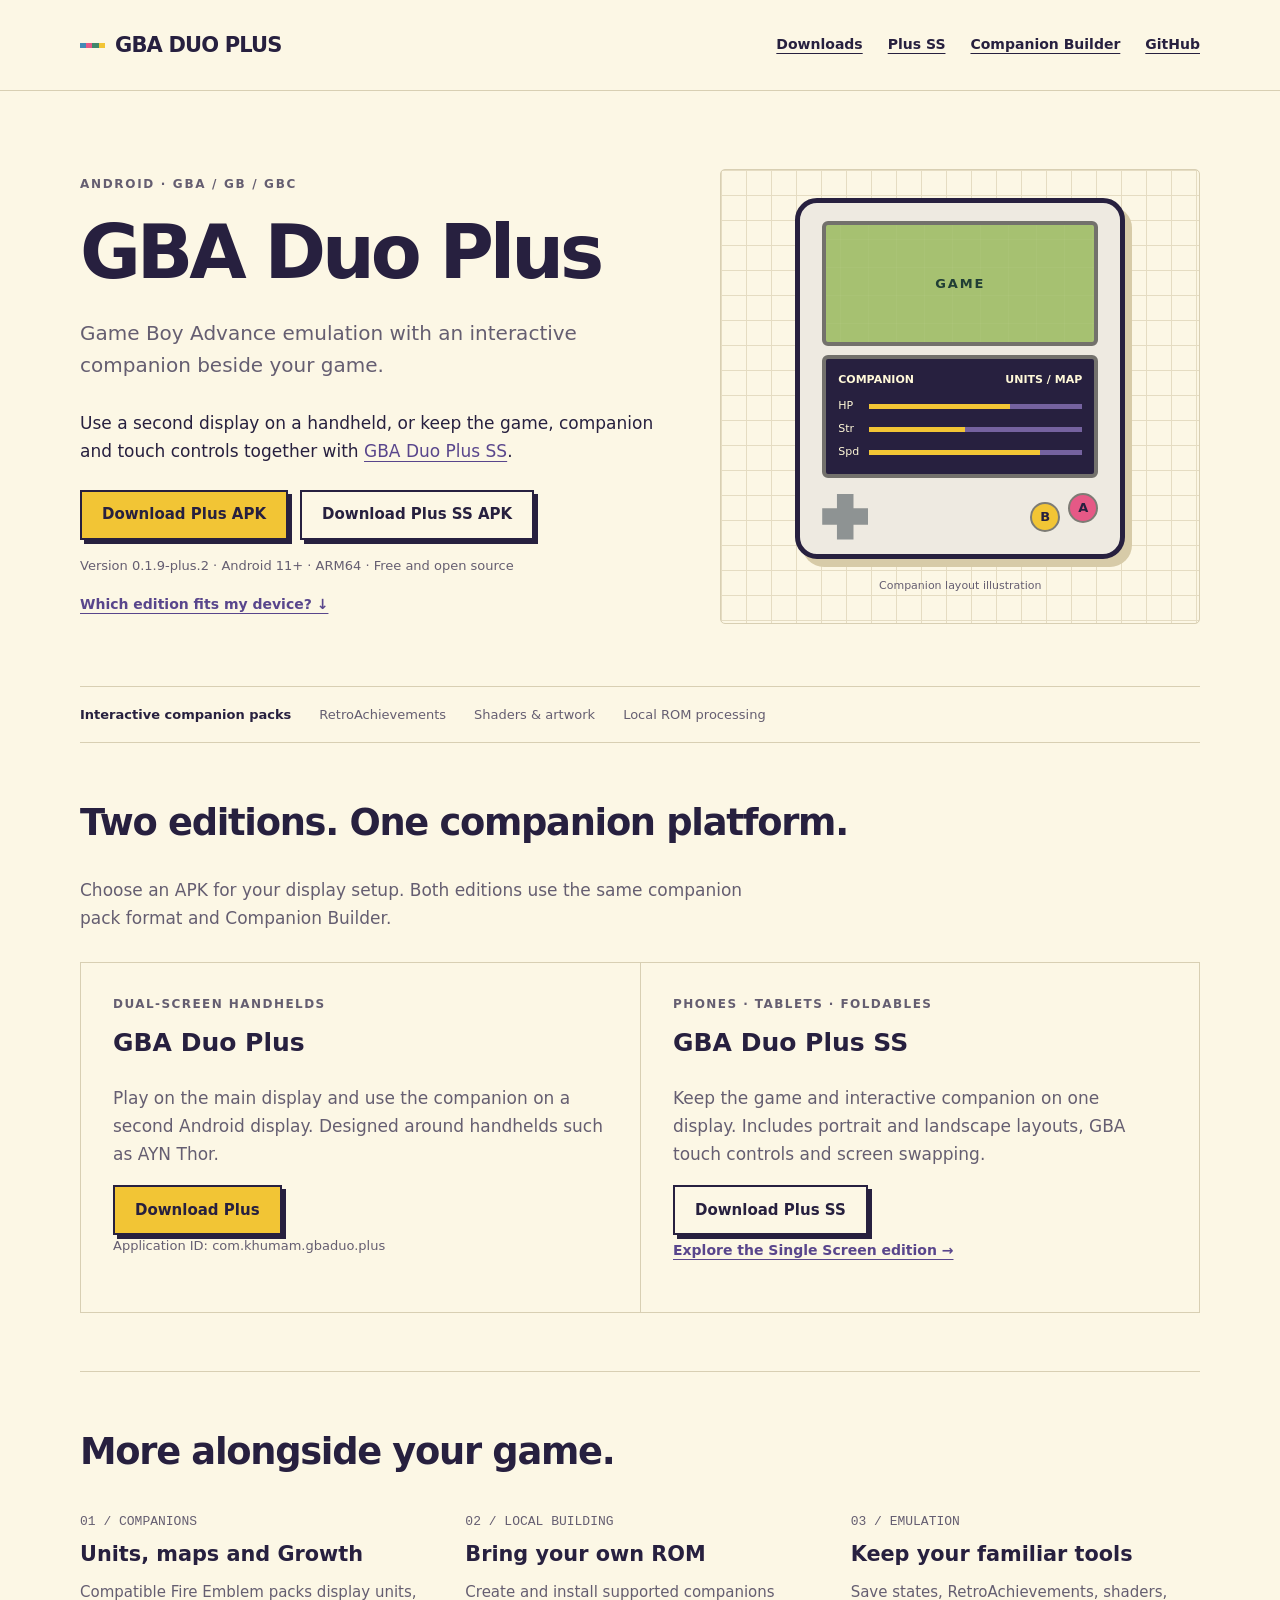
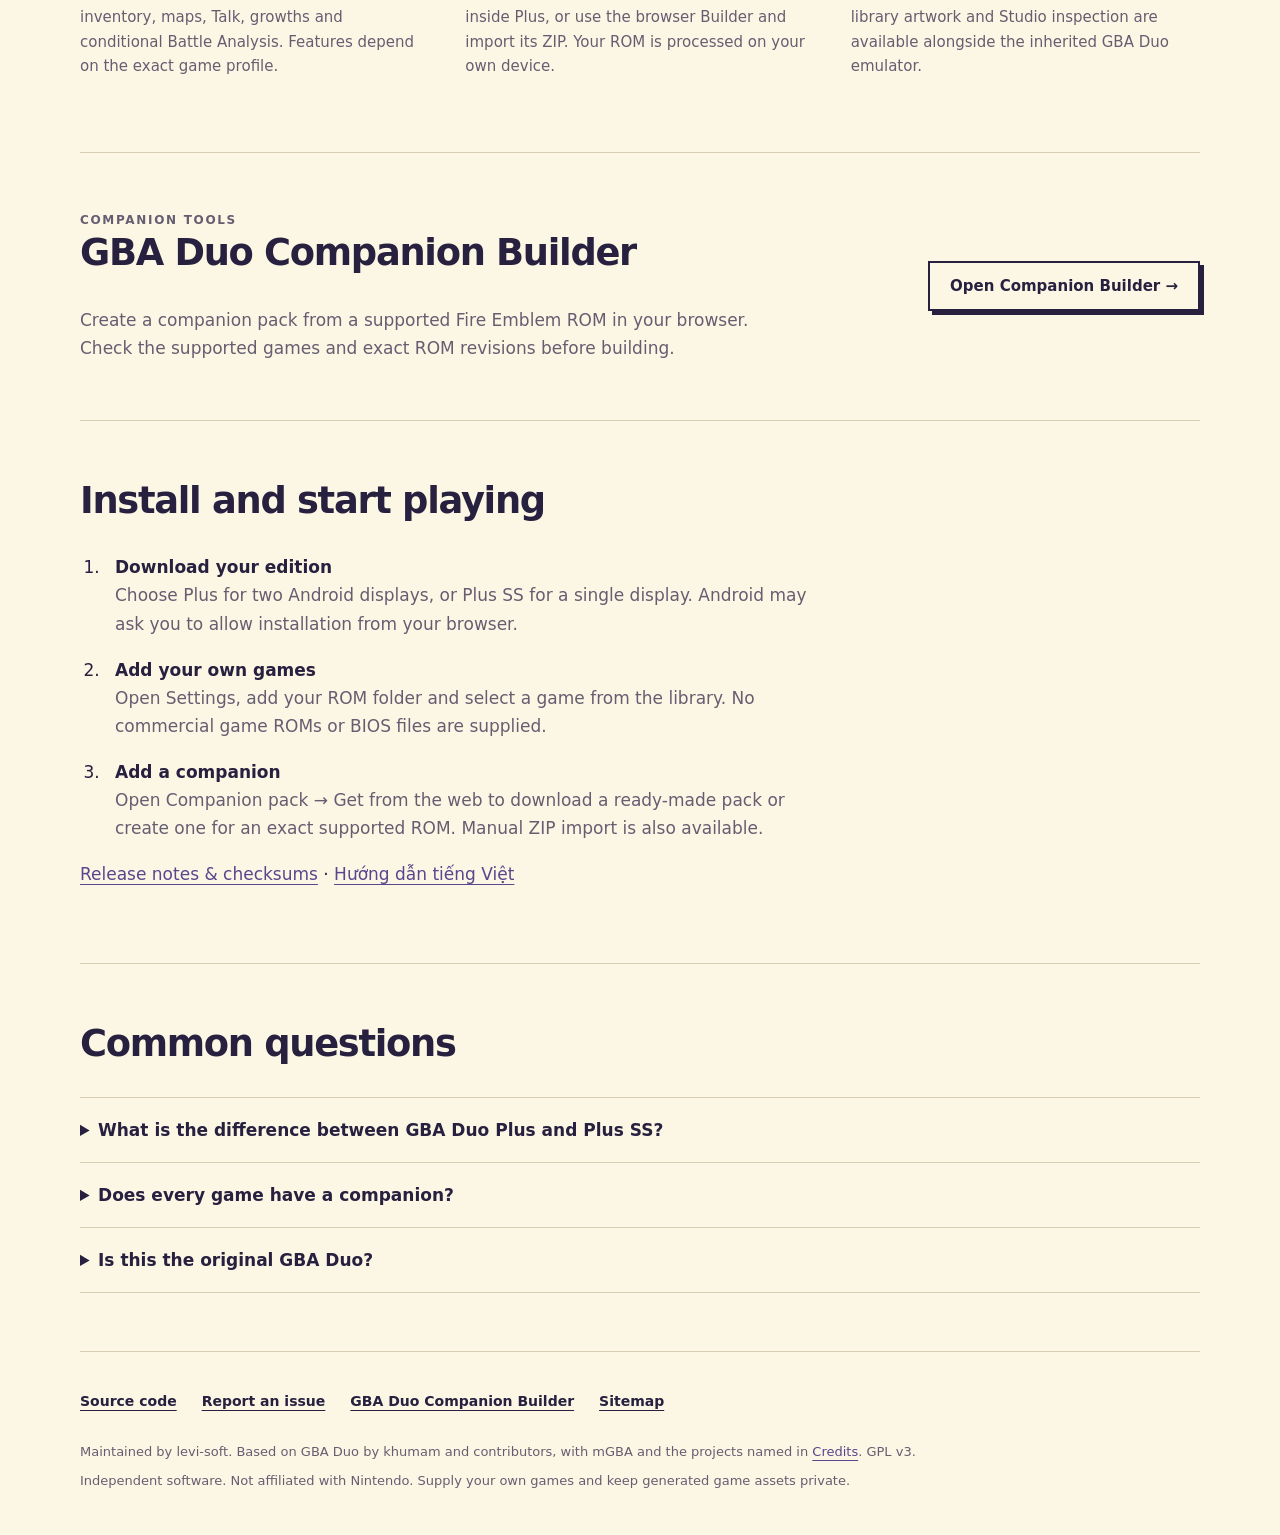
<file: site/index.html>
<!doctype html>
<html lang="en">
<head>
  <meta charset="utf-8"><meta name="viewport" content="width=device-width, initial-scale=1">
  <title>GBA Duo Plus - Android GBA Emulator with Companions</title>
  <meta name="description" content="Download GBA Duo Plus and GBA Duo Plus SS for Android. Play GBA, GB and GBC games with interactive companions on dual-screen handhelds or one screen.">
  <meta name="robots" content="index,follow">
  <link rel="canonical" href="https://levi-soft.github.io/gba-duo-plus/">
  <meta property="og:type" content="website"><meta property="og:site_name" content="GBA Duo Plus">
  <meta property="og:title" content="GBA Duo Plus &amp; GBA Duo Plus SS">
  <meta property="og:description" content="Android GBA emulation with interactive companions. Download Plus for dual-screen handhelds or Plus SS for phones, tablets and foldables.">
  <meta property="og:url" content="https://levi-soft.github.io/gba-duo-plus/">
  <meta name="twitter:card" content="summary"><meta name="theme-color" content="#fcf7e5">
  <link rel="icon" href="favicon.svg" type="image/svg+xml"><link rel="stylesheet" href="site.css">
  <script type="application/ld+json">{"@context":"https://schema.org","@type":"SoftwareApplication","@id":"https://levi-soft.github.io/gba-duo-plus/#app","name":"GBA Duo Plus","url":"https://levi-soft.github.io/gba-duo-plus/","description":"Android Game Boy Advance, Game Boy and Game Boy Color emulator with interactive companions for dual-screen handhelds.","applicationCategory":"GameApplication","operatingSystem":"Android 11 or later (ARM64)","softwareVersion":"0.1.9-plus.2","isAccessibleForFree":true,"license":"https://github.com/levi-soft/gba-duo-plus/blob/main/LICENSE","downloadUrl":"https://github.com/levi-soft/gba-duo-plus/releases/download/v0.1.9-plus.2/GBA-Duo-Plus-0.1.9-plus.2.apk","author":{"@type":"Person","name":"levi-soft","url":"https://github.com/levi-soft"},"isBasedOn":{"@type":"SoftwareApplication","name":"GBA Duo","url":"https://github.com/khumam/gba-duo"}}</script>
</head>
<body>
<a class="skip" href="#main">Skip to content</a>
<header class="site-header"><div class="wrap"><a class="brand" href="./">GBA DUO PLUS</a><nav aria-label="Main navigation"><a href="#editions">Downloads</a><a href="single-screen/">Plus SS</a><a href="https://levi-soft.github.io/gba-duo-companion-builder/">Companion Builder</a><a href="https://github.com/levi-soft/gba-duo-plus">GitHub</a></nav></div></header>
<main id="main" class="wrap">
  <section class="hero" aria-labelledby="title">
    <div><p class="eyebrow">Android · GBA / GB / GBC</p><h1 id="title">GBA Duo Plus</h1><p class="lead">Game Boy Advance emulation with an interactive companion beside your game.</p><p>Use a second display on a handheld, or keep the game, companion and touch controls together with <a href="single-screen/">GBA Duo Plus SS</a>.</p><div class="actions"><a class="button" href="https://github.com/levi-soft/gba-duo-plus/releases/download/v0.1.9-plus.2/GBA-Duo-Plus-0.1.9-plus.2.apk">Download Plus APK</a><a class="button secondary" href="https://github.com/levi-soft/gba-duo-plus/releases/download/v0.1.9-plus.2/GBA-Duo-Plus-SS-0.1.9-plus.2.apk">Download Plus SS APK</a></div><p class="fine">Version 0.1.9-plus.2 · Android 11+ · ARM64 · Free and open source</p><a class="text-link" href="#editions">Which edition fits my device? ↓</a></div>
    <div class="product-visual"><div class="handheld" role="img" aria-label="Illustration of a game screen above an interactive companion with stats and touch controls"><div class="screen game-screen">GAME</div><div class="screen companion-screen"><div class="panel-title"><span>COMPANION</span><span>UNITS / MAP</span></div><div class="stat-bars"><span>HP</span><i></i><span>Str</span><i></i><span>Spd</span><i></i></div></div><div class="controls" aria-hidden="true"><div class="dpad"></div><div class="face"><b>B</b><b>A</b></div></div></div><p class="visual-caption">Companion layout illustration</p></div>
  </section>
  <div class="ribbon"><span><strong>Interactive companion packs</strong></span><span>RetroAchievements</span><span>Shaders &amp; artwork</span><span>Local ROM processing</span></div>
  <section id="editions" class="section"><h2>Two editions. One companion platform.</h2><p class="section-intro">Choose an APK for your display setup. Both editions use the same companion pack format and Companion Builder.</p><div class="editions"><article class="edition"><p class="edition-label">Dual-screen handhelds</p><h3>GBA Duo Plus</h3><p>Play on the main display and use the companion on a second Android display. Designed around handhelds such as AYN Thor.</p><a class="button" href="https://github.com/levi-soft/gba-duo-plus/releases/download/v0.1.9-plus.2/GBA-Duo-Plus-0.1.9-plus.2.apk">Download Plus</a><p class="fine">Application ID: com.khumam.gbaduo.plus</p></article><article class="edition"><p class="edition-label">Phones · tablets · foldables</p><h3>GBA Duo Plus SS</h3><p>Keep the game and interactive companion on one display. Includes portrait and landscape layouts, GBA touch controls and screen swapping.</p><a class="button secondary" href="https://github.com/levi-soft/gba-duo-plus/releases/download/v0.1.9-plus.2/GBA-Duo-Plus-SS-0.1.9-plus.2.apk">Download Plus SS</a><p><a class="text-link" href="single-screen/">Explore the Single Screen edition →</a></p></article></div></section>
  <section class="section"><h2>More alongside your game.</h2><div class="features"><article><span class="number">01 / COMPANIONS</span><h3>Units, maps and Growth</h3><p>Compatible Fire Emblem packs display units, inventory, maps, Talk, growths and conditional Battle Analysis. Features depend on the exact game profile.</p></article><article><span class="number">02 / LOCAL BUILDING</span><h3>Bring your own ROM</h3><p>Create and install supported companions inside Plus, or use the browser Builder and import its ZIP. Your ROM is processed on your own device.</p></article><article><span class="number">03 / EMULATION</span><h3>Keep your familiar tools</h3><p>Save states, RetroAchievements, shaders, library artwork and Studio inspection are available alongside the inherited GBA Duo emulator.</p></article></div></section>
  <section class="section builder-row"><div><p class="eyebrow">Companion tools</p><h2>GBA Duo Companion Builder</h2><p>Create a companion pack from a supported Fire Emblem ROM in your browser. Check the supported games and exact ROM revisions before building.</p></div><a class="button secondary" href="https://levi-soft.github.io/gba-duo-companion-builder/">Open Companion Builder →</a></section>
  <section class="section"><h2>Install and start playing</h2><ol class="steps"><li><strong>Download your edition</strong><p>Choose Plus for two Android displays, or Plus SS for a single display. Android may ask you to allow installation from your browser.</p></li><li><strong>Add your own games</strong><p>Open Settings, add your ROM folder and select a game from the library. No commercial game ROMs or BIOS files are supplied.</p></li><li><strong>Add a companion</strong><p>Open Companion pack → Get from the web to download a ready-made pack or create one for an exact supported ROM. Manual ZIP import is also available.</p></li></ol><p><a href="https://github.com/levi-soft/gba-duo-plus/releases/tag/v0.1.9-plus.2">Release notes &amp; checksums</a> · <a href="https://github.com/levi-soft/gba-duo-plus/blob/main/docs/PLUS-FEATURES.vi.md">Hướng dẫn tiếng Việt</a></p></section>
  <section class="section"><h2>Common questions</h2><details><summary>What is the difference between GBA Duo Plus and Plus SS?</summary><p>Plus displays its companion on a second Android screen. Plus SS embeds the game and companion on one screen with touch controls. They install side by side and keep separate private saves, packs and settings.</p></details><details><summary>Does every game have a companion?</summary><p>Companion packs are authored for specific games and ROM revisions. The emulator supports GBA, GB and GBC games; automatic companion creation is limited to the exact profiles listed by the <a href="https://levi-soft.github.io/gba-duo-companion-builder/supported-games.html">Companion Builder supported-games list</a>.</p></details><details><summary>Is this the original GBA Duo?</summary><p>GBA Duo Plus is an independent community fork maintained by levi-soft, based on <a href="https://github.com/khumam/gba-duo">GBA Duo by khumam and contributors</a>. It is not an official or endorsed GBA Duo release.</p></details></section>
</main>
<footer class="site-footer"><div class="wrap"><nav aria-label="Project links"><a href="https://github.com/levi-soft/gba-duo-plus">Source code</a><a href="https://github.com/levi-soft/gba-duo-plus/issues">Report an issue</a><a href="https://levi-soft.github.io/gba-duo-companion-builder/">GBA Duo Companion Builder</a><a href="sitemap.xml">Sitemap</a></nav><p>Maintained by levi-soft. Based on GBA Duo by khumam and contributors, with mGBA and the projects named in <a href="https://github.com/levi-soft/gba-duo-plus/blob/main/CREDITS.md">Credits</a>. GPL v3.</p><p>Independent software. Not affiliated with Nintendo. Supply your own games and keep generated game assets private.</p></div></footer>
</body></html>
</file>
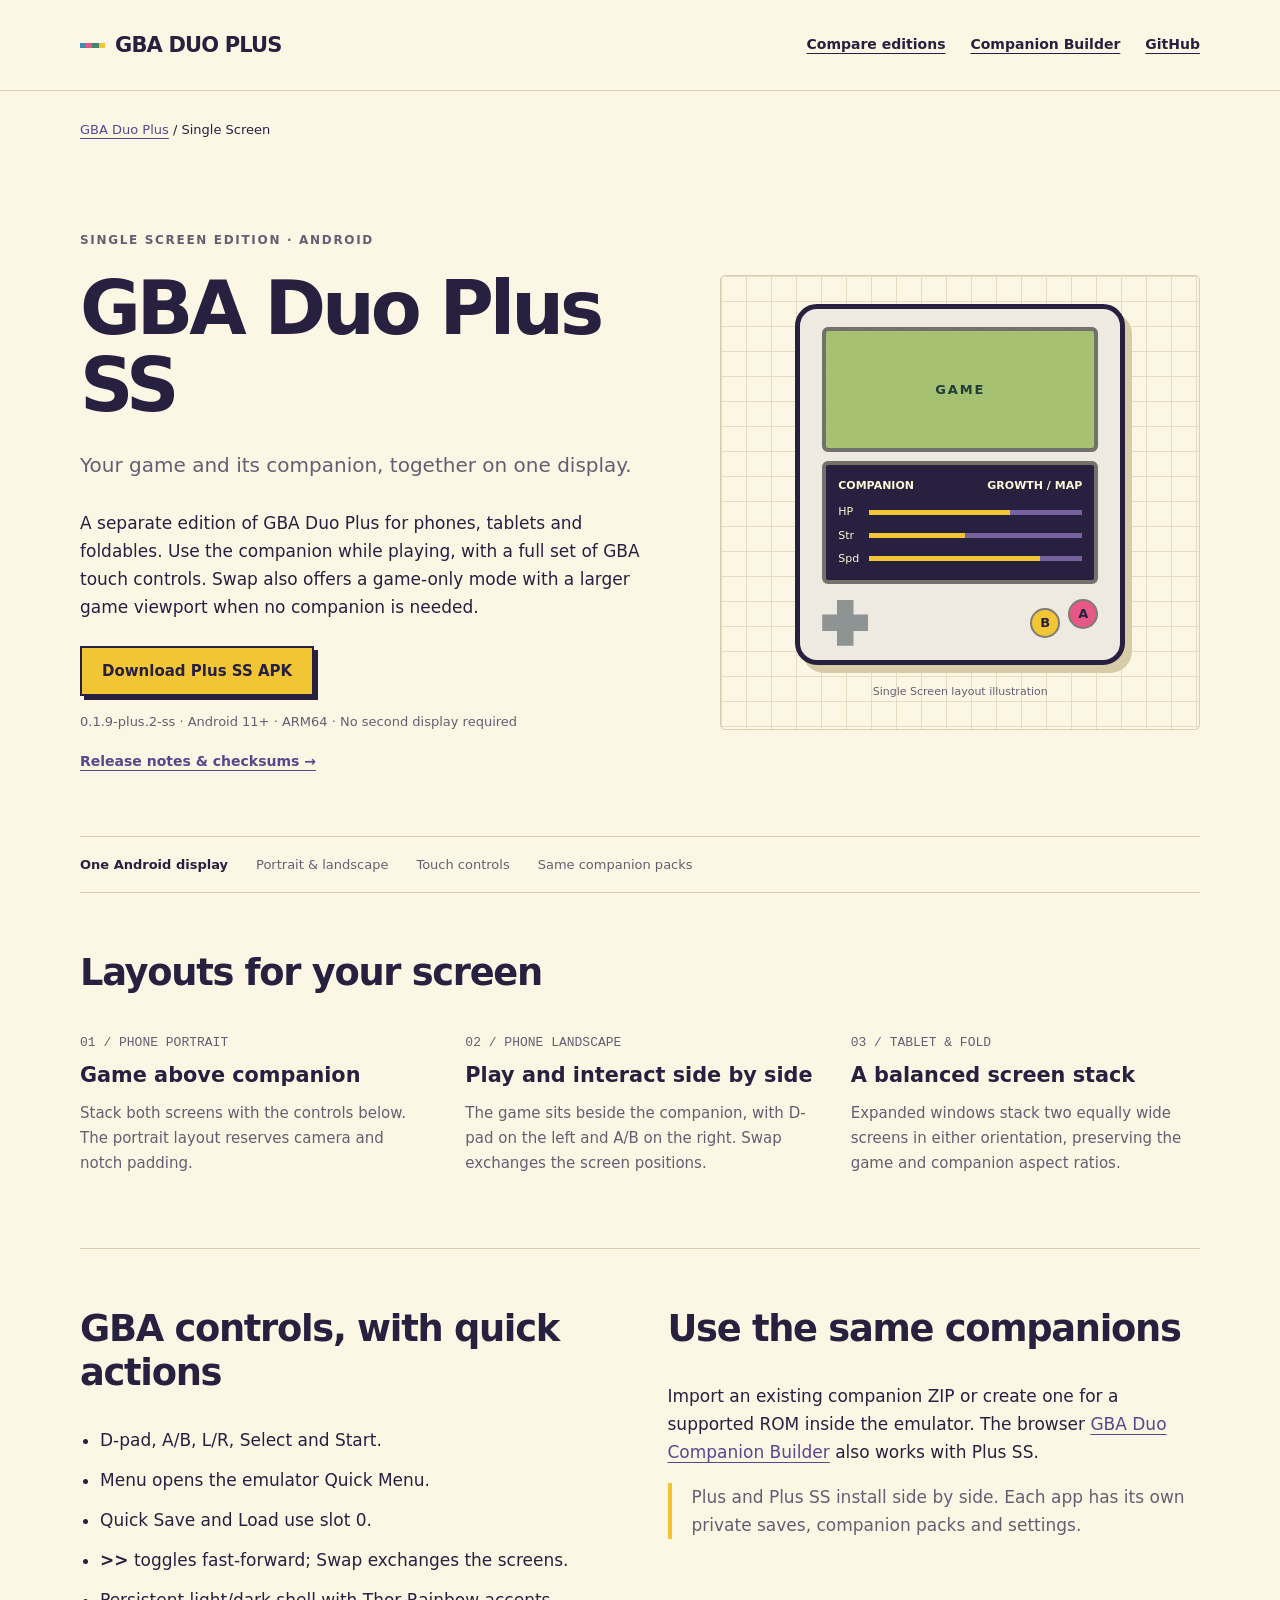
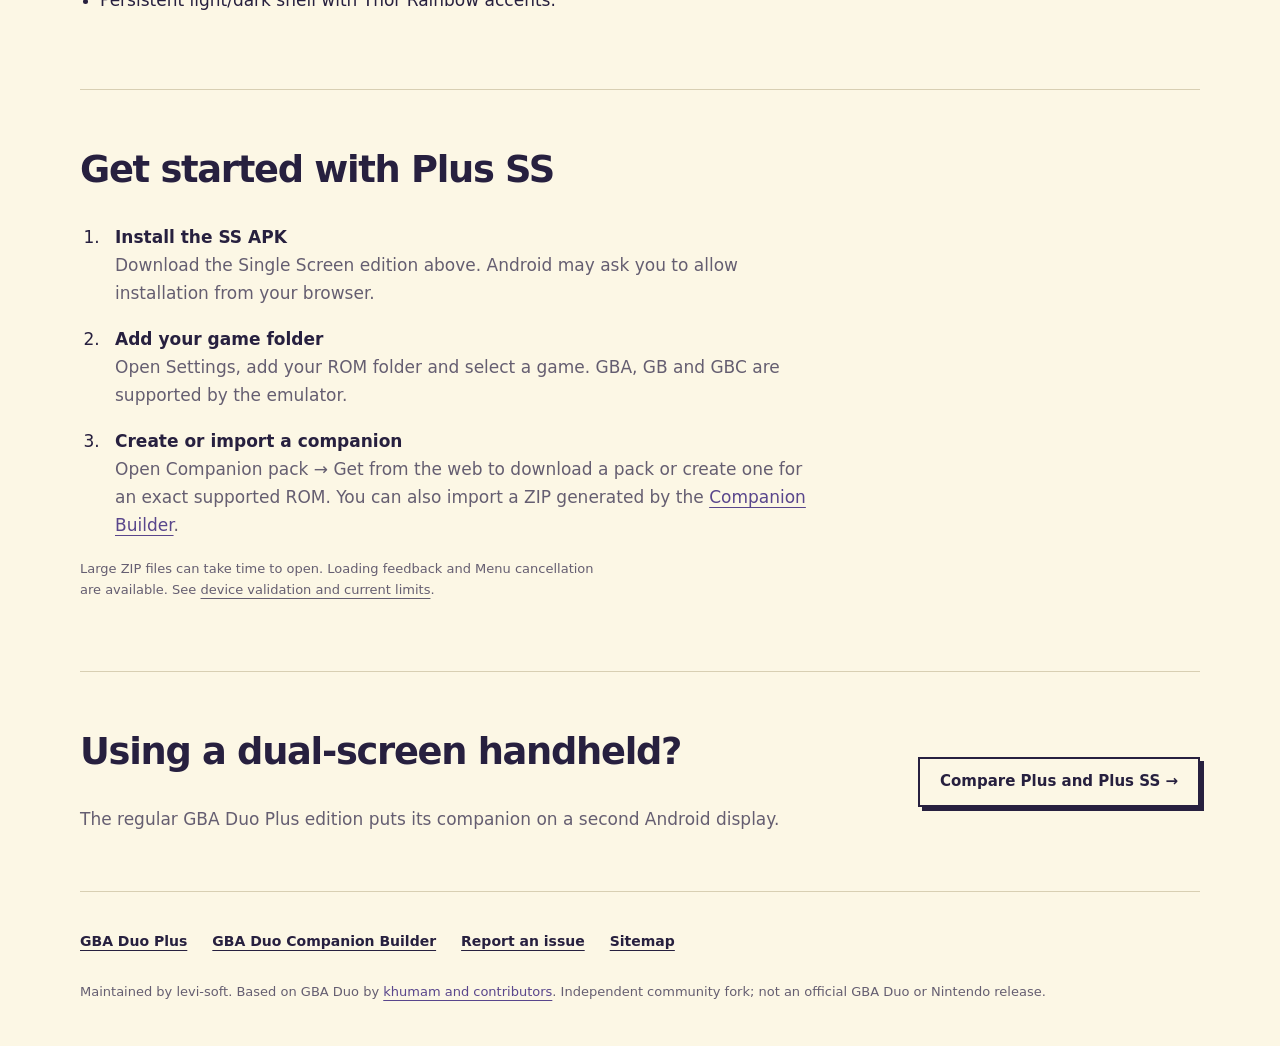
<file: site/single-screen/index.html>
<!doctype html>
<html lang="en"><head>
<meta charset="utf-8"><meta name="viewport" content="width=device-width, initial-scale=1">
<title>GBA Duo Plus SS - GBA Emulator for Android Phones</title>
<meta name="description" content="Download GBA Duo Plus SS, the Single Screen edition for Android phones, tablets and foldables. Play with an interactive companion and GBA touch controls.">
<meta name="robots" content="index,follow"><link rel="canonical" href="https://levi-soft.github.io/gba-duo-plus/single-screen/">
<meta property="og:type" content="website"><meta property="og:site_name" content="GBA Duo Plus"><meta property="og:title" content="GBA Duo Plus SS - Single Screen Android Emulator"><meta property="og:description" content="Game and companion together on your Android phone, tablet or foldable. Portrait and landscape layouts with GBA touch controls."><meta property="og:url" content="https://levi-soft.github.io/gba-duo-plus/single-screen/"><meta name="twitter:card" content="summary"><meta name="theme-color" content="#fcf7e5">
<link rel="icon" href="../favicon.svg" type="image/svg+xml"><link rel="stylesheet" href="../site.css">
<script type="application/ld+json">{"@context":"https://schema.org","@type":"SoftwareApplication","@id":"https://levi-soft.github.io/gba-duo-plus/single-screen/#app","name":"GBA Duo Plus SS","alternateName":"GBA Duo Plus Single Screen","url":"https://levi-soft.github.io/gba-duo-plus/single-screen/","description":"Single-screen Android GBA, GB and GBC emulator with an interactive companion and touch controls for phones, tablets and foldables.","applicationCategory":"GameApplication","operatingSystem":"Android 11 or later (ARM64)","softwareVersion":"0.1.9-plus.2-ss","isAccessibleForFree":true,"license":"https://github.com/levi-soft/gba-duo-plus/blob/main/LICENSE","downloadUrl":"https://github.com/levi-soft/gba-duo-plus/releases/download/v0.1.9-plus.2/GBA-Duo-Plus-SS-0.1.9-plus.2.apk","author":{"@type":"Person","name":"levi-soft","url":"https://github.com/levi-soft"}}</script>
</head><body>
<a class="skip" href="#main">Skip to content</a><header class="site-header"><div class="wrap"><a class="brand" href="../">GBA DUO PLUS</a><nav aria-label="Main navigation"><a href="../#editions">Compare editions</a><a href="https://levi-soft.github.io/gba-duo-companion-builder/">Companion Builder</a><a href="https://github.com/levi-soft/gba-duo-plus">GitHub</a></nav></div></header>
<main id="main" class="wrap"><p class="breadcrumbs"><a href="../">GBA Duo Plus</a> / Single Screen</p>
<section class="hero" aria-labelledby="title"><div><p class="eyebrow">Single Screen edition · Android</p><h1 id="title" class="ss-title">GBA Duo Plus SS</h1><p class="lead">Your game and its companion, together on one display.</p><p>A separate edition of GBA Duo Plus for phones, tablets and foldables. Use the companion while playing, with a full set of GBA touch controls. Swap also offers a game-only mode with a larger game viewport when no companion is needed.</p><div class="actions"><a class="button" href="https://github.com/levi-soft/gba-duo-plus/releases/download/v0.1.9-plus.2/GBA-Duo-Plus-SS-0.1.9-plus.2.apk">Download Plus SS APK</a></div><p class="fine">0.1.9-plus.2-ss · Android 11+ · ARM64 · No second display required</p><a class="text-link" href="https://github.com/levi-soft/gba-duo-plus/releases/tag/v0.1.9-plus.2">Release notes &amp; checksums →</a></div><div class="product-visual"><div class="handheld" role="img" aria-label="Single Screen layout illustration with game above companion and GBA controls"><div class="screen game-screen">GAME</div><div class="screen companion-screen"><div class="panel-title"><span>COMPANION</span><span>GROWTH / MAP</span></div><div class="stat-bars"><span>HP</span><i></i><span>Str</span><i></i><span>Spd</span><i></i></div></div><div class="controls" aria-hidden="true"><div class="dpad"></div><div class="face"><b>B</b><b>A</b></div></div></div><p class="visual-caption">Single Screen layout illustration</p></div></section>
<div class="ribbon"><span><strong>One Android display</strong></span><span>Portrait &amp; landscape</span><span>Touch controls</span><span>Same companion packs</span></div>
<section class="section"><h2>Layouts for your screen</h2><div class="features"><article><span class="number">01 / PHONE PORTRAIT</span><h3>Game above companion</h3><p>Stack both screens with the controls below. The portrait layout reserves camera and notch padding.</p></article><article><span class="number">02 / PHONE LANDSCAPE</span><h3>Play and interact side by side</h3><p>The game sits beside the companion, with D-pad on the left and A/B on the right. Swap exchanges the screen positions.</p></article><article><span class="number">03 / TABLET &amp; FOLD</span><h3>A balanced screen stack</h3><p>Expanded windows stack two equally wide screens in either orientation, preserving the game and companion aspect ratios.</p></article></div></section>
<section class="section two-col"><div><h2>GBA controls, with quick actions</h2><ul><li>D-pad, A/B, L/R, Select and Start.</li><li>Menu opens the emulator Quick Menu.</li><li>Quick Save and Load use slot 0.</li><li><strong>&gt;&gt;</strong> toggles fast-forward; Swap exchanges the screens.</li><li>Persistent light/dark shell with Thor Rainbow accents.</li></ul></div><div><h2>Use the same companions</h2><p>Import an existing companion ZIP or create one for a supported ROM inside the emulator. The browser <a href="https://levi-soft.github.io/gba-duo-companion-builder/">GBA Duo Companion Builder</a> also works with Plus SS.</p><p class="callout">Plus and Plus SS install side by side. Each app has its own private saves, companion packs and settings.</p></div></section>
<section class="section"><h2>Get started with Plus SS</h2><ol class="steps"><li><strong>Install the SS APK</strong><p>Download the Single Screen edition above. Android may ask you to allow installation from your browser.</p></li><li><strong>Add your game folder</strong><p>Open Settings, add your ROM folder and select a game. GBA, GB and GBC are supported by the emulator.</p></li><li><strong>Create or import a companion</strong><p>Open Companion pack → Get from the web to download a pack or create one for an exact supported ROM. You can also import a ZIP generated by the <a href="https://levi-soft.github.io/gba-duo-companion-builder/">Companion Builder</a>.</p></li></ol><p class="fine">Large ZIP files can take time to open. Loading feedback and Menu cancellation are available. See <a href="https://github.com/levi-soft/gba-duo-plus/blob/main/docs/SINGLE-SCREEN.md">device validation and current limits</a>.</p></section>
<section class="section builder-row"><div><h2>Using a dual-screen handheld?</h2><p>The regular GBA Duo Plus edition puts its companion on a second Android display.</p></div><a class="button secondary" href="../#editions">Compare Plus and Plus SS →</a></section>
</main><footer class="site-footer"><div class="wrap"><nav aria-label="Project links"><a href="../">GBA Duo Plus</a><a href="https://levi-soft.github.io/gba-duo-companion-builder/">GBA Duo Companion Builder</a><a href="https://github.com/levi-soft/gba-duo-plus/issues">Report an issue</a><a href="../sitemap.xml">Sitemap</a></nav><p>Maintained by levi-soft. Based on GBA Duo by <a href="https://github.com/khumam/gba-duo">khumam and contributors</a>. Independent community fork; not an official GBA Duo or Nintendo release.</p></div></footer>
</body></html>
</file>
<file: site/site.css>
:root{color-scheme:light;--paper:#fcf7e5;--ink:#27203f;--muted:#655e71;--line:#d8cfb3;--purple:#59468c;--yellow:#f2c535;--pink:#e65986;--blue:#438ab7;--green:#41866c}*{box-sizing:border-box}html{scroll-behavior:smooth;scroll-padding-top:24px}body{margin:0;background:var(--paper);color:var(--ink);font:17px/1.65 system-ui,-apple-system,"Segoe UI",sans-serif}a{color:var(--purple);text-underline-offset:4px}a:hover{text-decoration-thickness:2px}a:focus-visible,summary:focus-visible{outline:3px solid var(--blue);outline-offset:5px}h1,h2,h3,p{margin-top:0}h1{font-size:clamp(2.7rem,5.8vw,4.7rem);line-height:1.03;letter-spacing:-.055em;margin-bottom:25px;max-width:12ch}h2{font-size:clamp(1.75rem,3vw,2.3rem);line-height:1.2;letter-spacing:-.035em}h3{font-size:1.3rem;line-height:1.3}p{max-width:65ch}img,svg{max-width:100%}.wrap{width:min(1120px,calc(100% - 48px));margin:auto}.skip{position:absolute;left:16px;top:-90px;background:var(--ink);color:white;padding:10px;z-index:2}.skip:focus{top:10px}.site-header{border-bottom:1px solid var(--line)}.site-header .wrap{min-height:90px;display:flex;justify-content:space-between;align-items:center;gap:24px}.brand{font-size:21px;font-weight:850;color:var(--ink);text-decoration:none;letter-spacing:-.04em;white-space:nowrap}.brand::before{content:"";display:inline-block;width:25px;height:5px;margin-right:10px;vertical-align:middle;background:linear-gradient(to right,var(--blue) 25%,var(--pink) 25% 50%,var(--green) 50% 75%,var(--yellow) 75%)}nav{display:flex;flex-wrap:wrap;gap:12px 25px;font-size:14px;font-weight:650}nav a{color:var(--ink);padding:8px 0}.eyebrow{text-transform:uppercase;letter-spacing:.14em;font-size:12px;font-weight:800;color:var(--muted);margin-bottom:20px}.hero{display:grid;grid-template-columns:1.2fr 1fr;gap:65px;align-items:center;padding:78px 0 62px}.lead{font-size:20px;line-height:1.6;color:var(--muted);margin-bottom:28px}.actions{display:flex;flex-wrap:wrap;gap:12px;margin:25px 0 15px}.button{display:inline-flex;align-items:center;justify-content:center;min-height:50px;border:2px solid var(--ink);background:var(--yellow);padding:10px 20px;color:var(--ink);font-size:15px;font-weight:800;text-decoration:none;box-shadow:4px 4px 0 var(--ink)}.button:hover{transform:translateY(-1px)}.button.secondary{background:var(--paper)}.fine{font-size:13px;color:var(--muted)}.fine a{color:inherit}.product-visual{background-image:linear-gradient(#e5dcc2 1px,transparent 1px),linear-gradient(90deg,#e5dcc2 1px,transparent 1px);background-size:25px 25px;padding:28px;border:1px solid var(--line);border-radius:5px;position:relative}.handheld{border:5px solid var(--ink);border-radius:22px;background:#eeeae1;padding:18px 22px 13px;box-shadow:7px 8px 0 #d7cba8;max-width:330px;margin:auto}.screen{border:4px solid #73716c;border-radius:6px;overflow:hidden;background:#243c47}.game-screen{height:125px;display:grid;place-content:center;background-color:#a6c171;background-image:linear-gradient(90deg,transparent 49%,#ffffff26 50% 51%,transparent 52%),linear-gradient(transparent 49%,#ffffff26 50% 51%,transparent 52%);background-size:28px 28px;color:#203e35;font-size:13px;letter-spacing:.14em;font-weight:800}.companion-screen{margin-top:9px;padding:12px;background:#27203f;color:#fff8d8;font-size:11px}.panel-title{font-weight:750;display:flex;justify-content:space-between;margin-bottom:8px}.stat-bars{display:grid;grid-template-columns:22px 1fr;align-items:center;gap:5px 9px}.stat-bars i{display:block;height:5px;background:#75629f}.stat-bars i::after{content:"";display:block;width:66%;height:100%;background:var(--yellow)}.stat-bars i:nth-of-type(2)::after{width:45%}.stat-bars i:nth-of-type(3)::after{width:80%}.controls{display:flex;justify-content:space-between;align-items:center;margin-top:15px}.dpad{width:46px;height:46px;background:#8e9393;clip-path:polygon(32% 0,68% 0,68% 32%,100% 32%,100% 68%,68% 68%,68% 100%,32% 100%,32% 68%,0 68%,0 32%,32% 32%)}.face{display:flex;align-items:center;gap:8px}.face b{display:grid;place-items:center;width:30px;height:30px;border:2px solid #7d7c75;border-radius:50%;background:var(--yellow);font-size:13px}.face b:last-child{background:var(--pink);margin-bottom:18px}.visual-caption{text-align:center;font-size:11px;color:var(--muted);margin:18px 0 0}.ribbon{padding:17px 0;border-block:1px solid var(--line);display:flex;flex-wrap:wrap;gap:10px 28px;color:var(--muted);font-size:13px}.ribbon strong{color:var(--ink)}.section{padding:58px 0;border-bottom:1px solid var(--line)}.section-intro{color:var(--muted);margin-bottom:30px}.editions{display:grid;grid-template-columns:1fr 1fr;gap:0;border:1px solid var(--line)}.edition{padding:32px}.edition+ .edition{border-left:1px solid var(--line)}.edition-label{font-size:12px;letter-spacing:.12em;text-transform:uppercase;color:var(--muted);font-weight:800;margin-bottom:12px}.edition h3{font-size:25px}.edition p{color:var(--muted)}.text-link{font-size:14px;font-weight:750}.features{display:grid;grid-template-columns:repeat(3,1fr);gap:36px}.features h3{margin:8px 0 12px}.features p{font-size:15px;color:var(--muted)}.number{font-size:13px;color:var(--muted);font-family:ui-monospace,monospace}.builder-row{display:grid;grid-template-columns:1fr auto;align-items:center;gap:35px}.builder-row p{color:var(--muted);margin-bottom:0}.steps{padding-left:25px}.steps li{padding-left:10px;margin-bottom:18px}.steps strong{display:block}.steps p{margin-bottom:0;color:var(--muted)}details{border-top:1px solid var(--line);padding:18px 0}details:last-child{border-bottom:1px solid var(--line)}summary{font-weight:700;cursor:pointer}details p{margin:15px 0 0;color:var(--muted)}.site-footer{padding:30px 0 35px;color:var(--muted);font-size:13px}.site-footer nav{margin-bottom:20px}.site-footer p{max-width:none;margin-bottom:8px}.ss-title{max-width:13ch}.breadcrumbs{font-size:13px;padding-top:28px}.two-col{display:grid;grid-template-columns:1fr 1fr;gap:55px}.two-col ul{padding-left:20px}.two-col li{margin-bottom:12px}.callout{border-left:4px solid var(--yellow);padding-left:20px;color:var(--muted)}@media(max-width:750px){.wrap{width:calc(100% - 36px)}.site-header .wrap{align-items:flex-start;flex-direction:column;padding:20px 0;gap:10px}.site-header nav{gap:7px 20px}.hero{grid-template-columns:1fr;gap:35px;padding:42px 0}h1{max-width:14ch}.lead{font-size:18px}.product-visual{padding:22px}.handheld{max-width:300px}.ribbon{gap:8px 18px}.editions,.features,.two-col,.builder-row{grid-template-columns:1fr}.edition{padding:24px}.edition+ .edition{border-left:0;border-top:1px solid var(--line)}.features{gap:24px}.section{padding:40px 0}.builder-row{gap:22px}.builder-row .button{justify-self:start}.two-col{gap:25px}.site-footer nav{gap:12px 20px}}@media(prefers-reduced-motion:reduce){html{scroll-behavior:auto}.button:hover{transform:none}}
</file>
